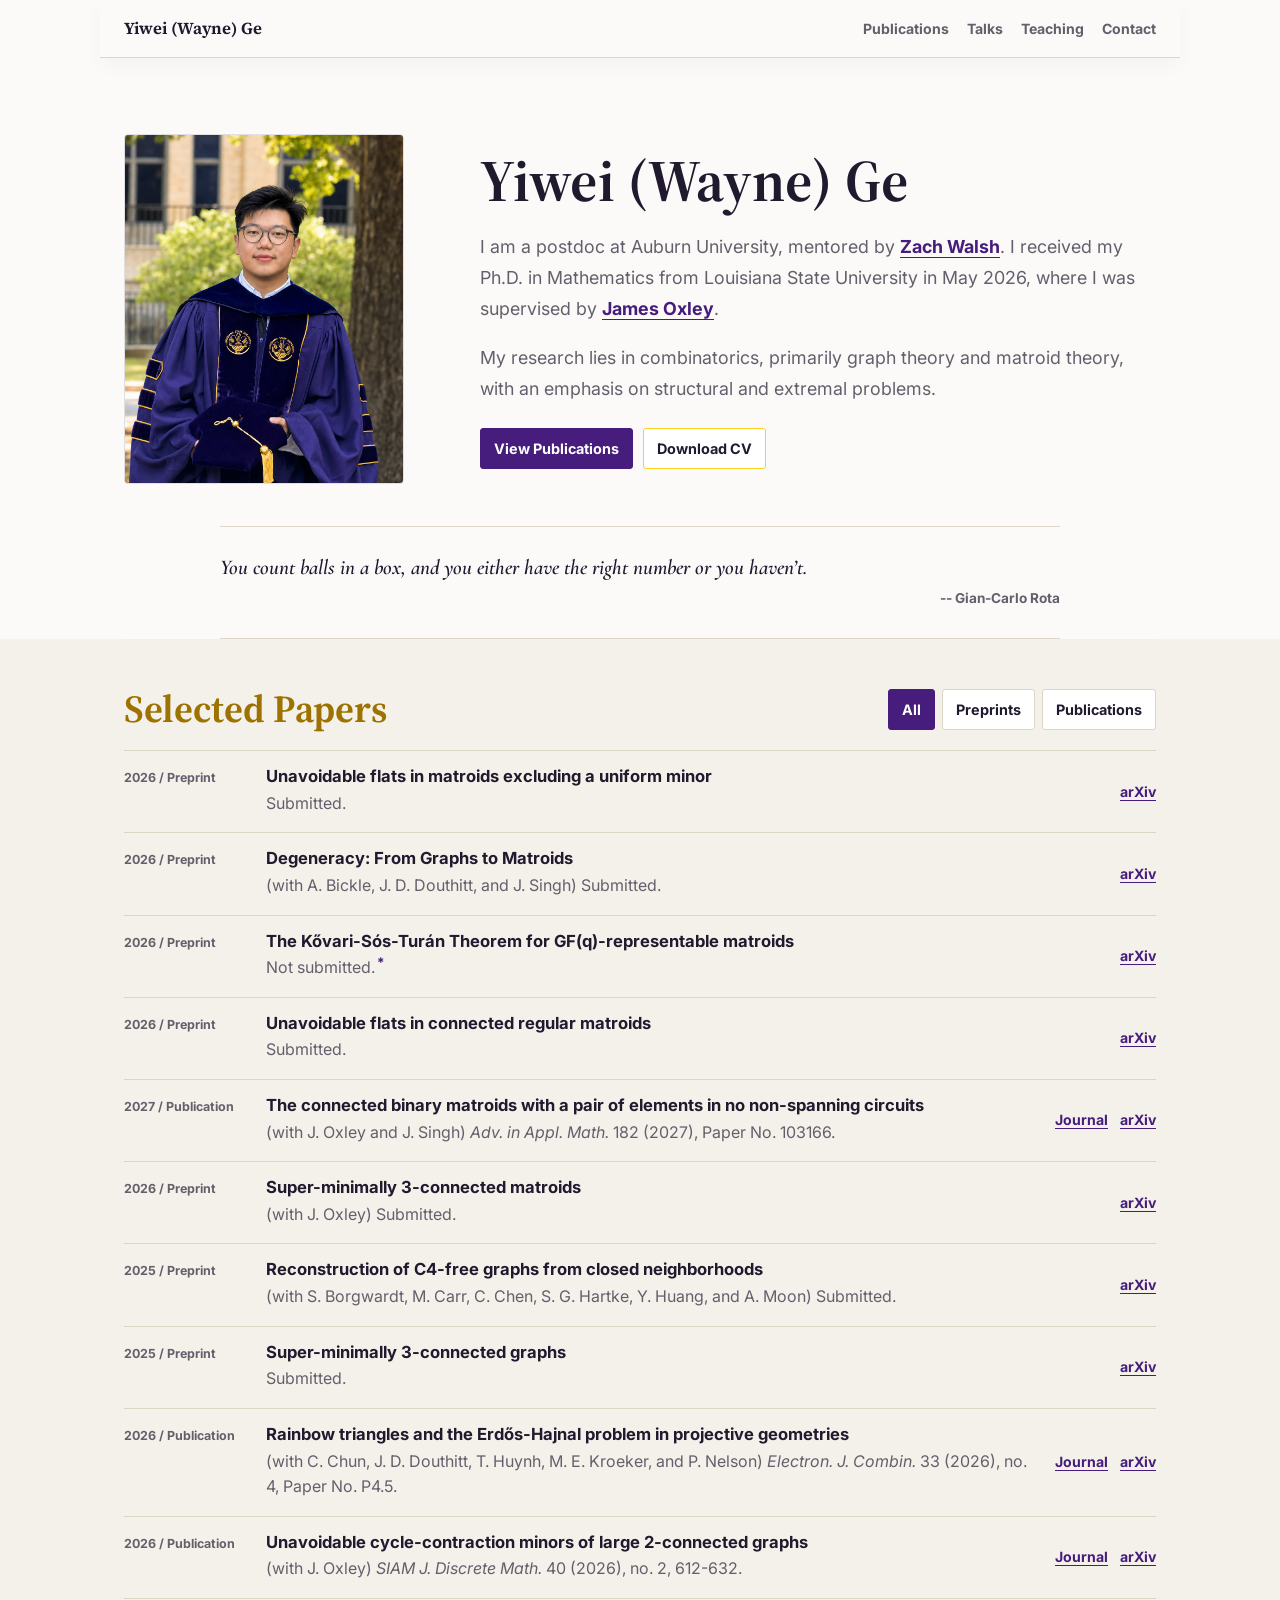
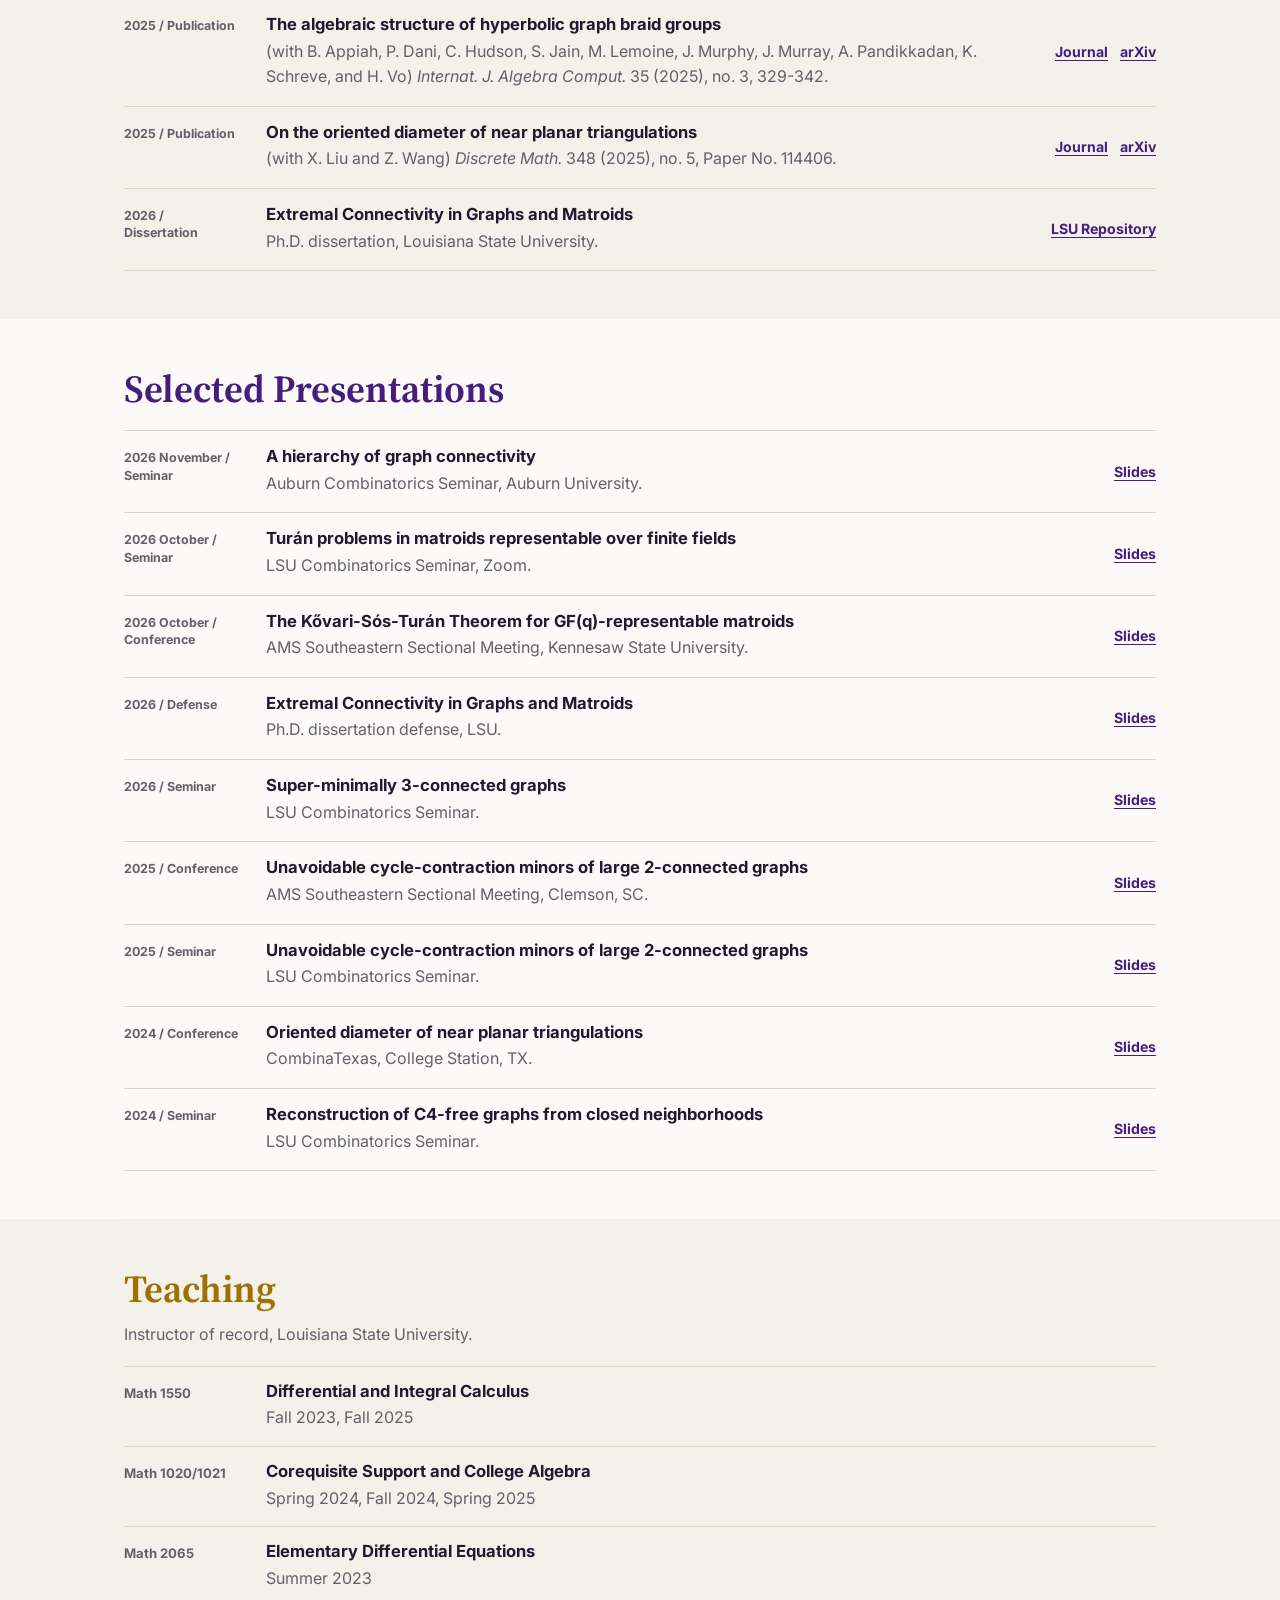
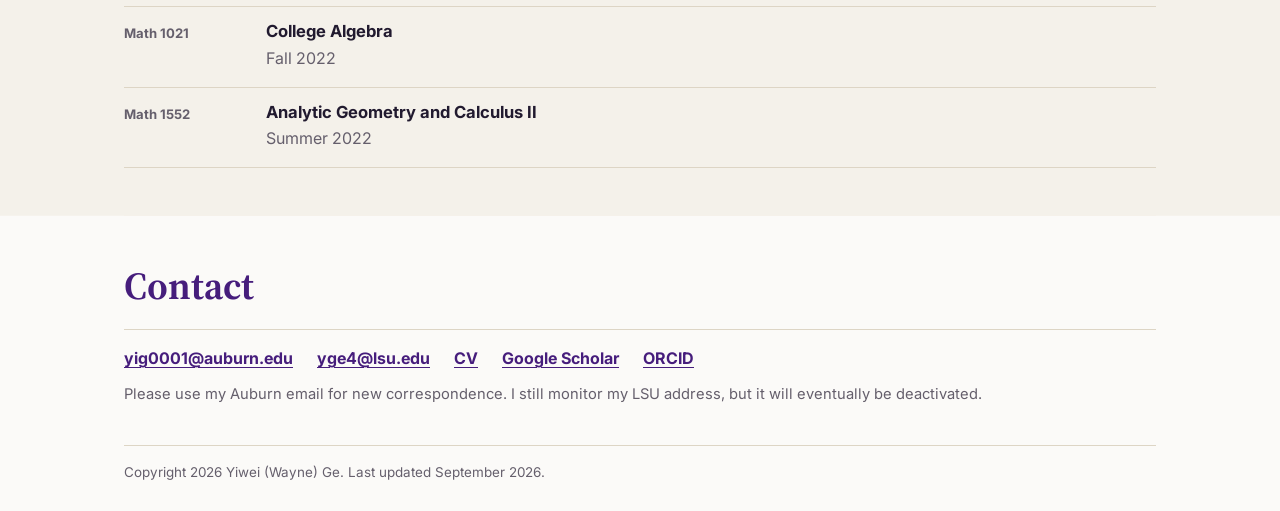
<file: index.html>
<!doctype html>
<html lang="en">
  <head>
    <meta charset="utf-8" />
    <meta name="viewport" content="width=device-width, initial-scale=1" />
    <meta
      name="description"
      content="Personal academic website for Yiwei (Wayne) Ge, a mathematician working in combinatorics, matroid theory, and graph theory."
    />
    <meta name="google-site-verification" content="fDC2xWc_X-6A3rGQDQkbZzrHP7MO-htqwpnwNODs4rM" />
    <title>Yiwei (Wayne) Ge | Mathematics</title>
    <link rel="preconnect" href="https://fonts.googleapis.com" />
    <link rel="preconnect" href="https://fonts.gstatic.com" crossorigin />
    <link
      href="https://fonts.googleapis.com/css2?family=Cormorant+Garamond:ital,wght@0,500;0,600;1,500;1,600&family=Inter:wght@400;500;600;700&family=Source+Serif+4:opsz,wght@8..60,500;8..60,650&display=swap"
      rel="stylesheet"
    />
    <link rel="stylesheet" href="styles.css" />
  </head>
  <body>
    <header class="site-header">
      <a class="brand" href="#top" aria-label="Yiwei Wayne Ge home">Yiwei (Wayne) Ge</a>
      <nav class="nav" aria-label="Primary navigation">
        <a href="#publications">Publications</a>
        <a href="#talks">Talks</a>
        <a href="#teaching">Teaching</a>
        <a href="#contact">Contact</a>
      </nav>
    </header>

    <main id="top">
      <section class="hero" aria-labelledby="intro-title">
        <img
          class="hero-photo"
          src="profile-photo.png"
          alt="Yiwei (Wayne) Ge"
        />
        <div class="hero-copy">
          <h1 id="intro-title">Yiwei (Wayne) Ge</h1>
          <p class="lead">
            I am a postdoc at Auburn University, mentored by
            <a href="https://webhome.auburn.edu/~zww0009/index.html">Zach Walsh</a>. I received my
            Ph.D. in Mathematics from Louisiana State University in May 2026,
            where I was supervised by
            <a href="https://www.math.lsu.edu/~oxley/">James Oxley</a>.
          </p>
          <p class="lead">
            My research lies in combinatorics, primarily graph theory and
            matroid theory, with an emphasis on structural and extremal
            problems.
          </p>
          <div class="hero-actions" aria-label="Primary links">
            <a class="button primary" href="#publications">View Publications</a>
            <a class="button secondary" href="Ge_CV.pdf">Download CV</a>
          </div>
        </div>
      </section>

      <section class="site-quote" aria-label="Mathematical quotation">
        <blockquote>
          You count balls in a box, and you either have the right number or you
          haven&rsquo;t. <cite>-- Gian-Carlo Rota</cite>
        </blockquote>
      </section>

      <section class="section section-tinted" id="publications" aria-labelledby="publications-title">
        <div class="section-heading with-controls">
          <div>
            <h2 id="publications-title">Selected Papers</h2>
          </div>
          <div class="filters" aria-label="Publication filters">
            <button class="filter active" type="button" data-filter="all">All</button>
            <button class="filter" type="button" data-filter="preprint">Preprints</button>
            <button class="filter" type="button" data-filter="article">Publications</button>
          </div>
        </div>

        <ol class="publication-list">
          <!-- Order by first arXiv posting, newest first, with the dissertation last. -->
          <li class="publication" data-type="preprint">
            <p class="pub-meta">2026 / Preprint</p>
            <h3>Unavoidable flats in matroids excluding a uniform minor</h3>
            <p>Submitted.</p>
            <a href="https://arxiv.org/abs/2610.41096">arXiv</a>
          </li>
          <li class="publication" data-type="preprint">
            <p class="pub-meta">2026 / Preprint</p>
            <h3>Degeneracy: From Graphs to Matroids</h3>
            <p>(with A. Bickle, J. D. Douthitt, and J. Singh) Submitted.</p>
            <a href="https://arxiv.org/abs/2608.09655">arXiv</a>
          </li>
          <li class="publication" data-type="preprint">
            <p class="pub-meta">2026 / Preprint</p>
            <h3>The Kővari-Sós-Turán Theorem for GF(q)-representable matroids</h3>
            <details class="publication-note">
              <summary aria-label="Not submitted. Submission explanation" title="Show or hide the explanation">Not submitted.<sup aria-hidden="true">*</sup></summary>
              <p>
                We realized that our main upper bound can be obtained relatively
                directly using Lemma 4.1 of
                <a href="https://doi.org/10.1093/qmath/haae060">Vector space Ramsey numbers and weakly Sidorenko affine configurations</a>
                by Bryce Frederickson and Liana Yepremyan. Their later preprint,
                <a href="https://arxiv.org/abs/2610.02177">Generic solutions to symmetric linear equations</a>,
                gives a more general result with supersaturation (Theorem 1.18).
                We therefore decided not to submit this paper.
              </p>
            </details>
            <a href="https://arxiv.org/abs/2607.15226">arXiv</a>
          </li>
          <li class="publication" data-type="preprint">
            <p class="pub-meta">2026 / Preprint</p>
            <h3>Unavoidable flats in connected regular matroids</h3>
            <p>Submitted.</p>
            <a href="https://arxiv.org/abs/2606.16064">arXiv</a>
          </li>
          <li class="publication" data-type="article">
            <p class="pub-meta">2027 / Publication</p>
            <h3>The connected binary matroids with a pair of elements in no non-spanning circuits</h3>
            <p>
              (with J. Oxley and J. Singh) <em>Adv. in Appl. Math.</em> 182 (2027),
              Paper No. 103166.
            </p>
            <div class="publication-links">
              <a href="https://www.sciencedirect.com/science/article/pii/S0196885826001387">Journal</a>
              <a href="https://arxiv.org/abs/2606.06852">arXiv</a>
            </div>
          </li>
          <li class="publication" data-type="preprint">
            <p class="pub-meta">2026 / Preprint</p>
            <h3>Super-minimally 3-connected matroids</h3>
            <p>(with J. Oxley) Submitted.</p>
            <a href="https://arxiv.org/abs/2603.11318">arXiv</a>
          </li>
          <li class="publication" data-type="preprint">
            <p class="pub-meta">2025 / Preprint</p>
            <h3>Reconstruction of C4-free graphs from closed neighborhoods</h3>
            <p>
              (with S. Borgwardt, M. Carr, C. Chen, S. G. Hartke, Y. Huang,
              and A. Moon) Submitted.
            </p>
            <a href="https://arxiv.org/abs/2510.21195">arXiv</a>
          </li>
          <li class="publication" data-type="preprint">
            <p class="pub-meta">2025 / Preprint</p>
            <h3>Super-minimally 3-connected graphs</h3>
            <p>Submitted.</p>
            <a href="https://arxiv.org/abs/2510.06392">arXiv</a>
          </li>
          <li class="publication" data-type="article">
            <p class="pub-meta">2026 / Publication</p>
            <h3>Rainbow triangles and the Erdős-Hajnal problem in projective geometries</h3>
            <p>
              (with C. Chun, J. D. Douthitt, T. Huynh, M. E. Kroeker, and
              P. Nelson) <em>Electron. J. Combin.</em> 33 (2026), no. 4, Paper No. P4.5.
            </p>
            <div class="publication-links">
              <a href="https://www.combinatorics.org/ojs/index.php/eljc/article/view/v33i4p5">Journal</a>
              <a href="https://arxiv.org/abs/2505.13781">arXiv</a>
            </div>
          </li>
          <li class="publication" data-type="article">
            <p class="pub-meta">2026 / Publication</p>
            <h3>Unavoidable cycle-contraction minors of large 2-connected graphs</h3>
            <p>
              (with J. Oxley) <em>SIAM J. Discrete Math.</em> 40 (2026), no. 2,
              612-632.
            </p>
            <div class="publication-links">
              <a href="https://epubs.siam.org/doi/10.1137/25M1745052">Journal</a>
              <a href="https://arxiv.org/abs/2503.20106">arXiv</a>
            </div>
          </li>
          <li class="publication" data-type="article">
            <p class="pub-meta">2025 / Publication</p>
            <h3>The algebraic structure of hyperbolic graph braid groups</h3>
            <p>
              (with B. Appiah, P. Dani, C. Hudson, S. Jain, M. Lemoine,
              J. Murphy, J. Murray, A. Pandikkadan, K. Schreve, and H. Vo)
              <em>Internat. J. Algebra Comput.</em> 35 (2025), no. 3, 329-342.
            </p>
            <div class="publication-links">
              <a href="https://www.worldscientific.com/doi/10.1142/S0218196724500528">Journal</a>
              <a href="https://arxiv.org/abs/2403.08623">arXiv</a>
            </div>
          </li>
          <li class="publication" data-type="article">
            <p class="pub-meta">2025 / Publication</p>
            <h3>On the oriented diameter of near planar triangulations</h3>
            <p>(with X. Liu and Z. Wang) <em>Discrete Math.</em> 348 (2025), no. 5, Paper No. 114406.</p>
            <div class="publication-links">
              <a href="https://www.sciencedirect.com/science/article/abs/pii/S0012365X25000147">Journal</a>
              <a href="https://arxiv.org/abs/2312.03258">arXiv</a>
            </div>
          </li>
          <li class="publication" data-type="article">
            <p class="pub-meta">2026 / Dissertation</p>
            <h3>Extremal Connectivity in Graphs and Matroids</h3>
            <p>Ph.D. dissertation, Louisiana State University.</p>
            <a href="https://repository.lsu.edu/gradschool_dissertations/7057/">LSU Repository</a>
          </li>
        </ol>
      </section>

      <section class="section" id="talks" aria-labelledby="talks-title">
        <div class="section-heading">
          <h2 id="talks-title">Selected Presentations</h2>
        </div>
        <ol class="publication-list">
          <li class="talk-row">
            <p class="pub-meta">2026 November / Seminar</p>
            <h3>A hierarchy of graph connectivity</h3>
            <p>Auburn Combinatorics Seminar, Auburn University.</p>
            <a href="slides-auburn-hierarchy-connectivity-2026.html">Slides</a>
          </li>
          <li class="talk-row">
            <p class="pub-meta">2026 October / Seminar</p>
            <h3>Turán problems in matroids representable over finite fields</h3>
            <p>LSU Combinatorics Seminar, Zoom.</p>
            <a href="slides-lsu-kst-2026.pdf">Slides</a>
          </li>
          <li class="talk-row">
            <p class="pub-meta">2026 October / Conference</p>
            <h3>The Kővari-Sós-Turán Theorem for GF(q)-representable matroids</h3>
            <p>AMS Southeastern Sectional Meeting, Kennesaw State University.</p>
            <a href="slides-ams-kst-2026.pdf">Slides</a>
          </li>
          <li class="talk-row">
            <p class="pub-meta">2026 / Defense</p>
            <h3>Extremal Connectivity in Graphs and Matroids</h3>
            <p>Ph.D. dissertation defense, LSU.</p>
            <a href="slides-defense-2026.pdf">Slides</a>
          </li>
          <li class="talk-row">
            <p class="pub-meta">2026 / Seminar</p>
            <h3>Super-minimally 3-connected graphs</h3>
            <p>LSU Combinatorics Seminar.</p>
            <a href="slides-lsu-sm3c-graphs-2026.pdf">Slides</a>
          </li>
          <li class="talk-row">
            <p class="pub-meta">2025 / Conference</p>
            <h3>Unavoidable cycle-contraction minors of large 2-connected graphs</h3>
            <p>AMS Southeastern Sectional Meeting, Clemson, SC.</p>
            <a href="slides-ams-clemson-2025.pdf">Slides</a>
          </li>
          <li class="talk-row">
            <p class="pub-meta">2025 / Seminar</p>
            <h3>Unavoidable cycle-contraction minors of large 2-connected graphs</h3>
            <p>LSU Combinatorics Seminar.</p>
            <a href="slides-lsu-unavoidable-2025.pdf">Slides</a>
          </li>
          <li class="talk-row">
            <p class="pub-meta">2024 / Conference</p>
            <h3>Oriented diameter of near planar triangulations</h3>
            <p>CombinaTexas, College Station, TX.</p>
            <a href="slides-combinatex-2024.pdf">Slides</a>
          </li>
          <li class="talk-row">
            <p class="pub-meta">2024 / Seminar</p>
            <h3>Reconstruction of C4-free graphs from closed neighborhoods</h3>
            <p>LSU Combinatorics Seminar.</p>
            <a href="slides-lsu-reconstruction-2024-small.pdf">Slides</a>
          </li>
        </ol>
      </section>

      <section class="section teaching section-tinted" id="teaching" aria-labelledby="teaching-title">
        <div class="section-heading">
          <h2 id="teaching-title">Teaching</h2>
        </div>
        <p class="section-note">Instructor of record, Louisiana State University.</p>
        <div class="course-list">
          <div class="course-row">
            <p class="course-code">Math 1550</p>
            <div>
              <h3>Differential and Integral Calculus</h3>
              <p>Fall 2023, Fall 2025</p>
            </div>
          </div>
          <div class="course-row">
            <p class="course-code">Math 1020/1021</p>
            <div>
              <h3>Corequisite Support and College Algebra</h3>
              <p>Spring 2024, Fall 2024, Spring 2025</p>
            </div>
          </div>
          <div class="course-row">
            <p class="course-code">Math 2065</p>
            <div>
              <h3>Elementary Differential Equations</h3>
              <p>Summer 2023</p>
            </div>
          </div>
          <div class="course-row">
            <p class="course-code">Math 1021</p>
            <div>
              <h3>College Algebra</h3>
              <p>Fall 2022</p>
            </div>
          </div>
          <div class="course-row">
            <p class="course-code">Math 1552</p>
            <div>
              <h3>Analytic Geometry and Calculus II</h3>
              <p>Summer 2022</p>
            </div>
          </div>
        </div>
      </section>

      <section class="section contact" id="contact" aria-labelledby="contact-title">
        <div class="section-heading contact-heading">
          <h2 id="contact-title">Contact</h2>
        </div>
        <div class="contact-links">
          <a class="email-link" href="#" data-user="yig0001" data-domain="auburn.edu">Auburn email</a>
          <a class="email-link" href="#" data-user="yge4" data-domain="lsu.edu">LSU email</a>
          <a href="Ge_CV.pdf">CV</a>
          <a href="https://scholar.google.com/citations?user=kaPVcIAAAAAJ&hl=en">Google Scholar</a>
          <a href="https://orcid.org/0009-0005-6495-0894">ORCID</a>
        </div>
        <p class="contact-note">
          Please use my Auburn email for new correspondence. I still monitor my LSU address, but it will eventually be deactivated.
        </p>
      </section>
    </main>

    <footer class="site-footer">
      <p>Copyright <span id="year"></span> Yiwei (Wayne) Ge. Last updated September 2026.</p>
    </footer>

    <script src="script.js"></script>
  </body>
</html>
</file>
<file: styles.css>
:root {
  color-scheme: light;
  --bg: #fbfaf8;
  --surface: #ffffff;
  --surface-muted: #f4f1ea;
  --ink: #211a2f;
  --muted: #655f6c;
  --line: #ddd5c5;
  --accent: #461d7c;
  --accent-strong: #2f1358;
  --gold: #fdd023;
  --gold-deep: #9d7200;
  --max: 1080px;
}

* {
  box-sizing: border-box;
}

html {
  scroll-behavior: smooth;
}

body {
  margin: 0;
  background: var(--bg);
  color: var(--ink);
  font-family: Inter, system-ui, -apple-system, BlinkMacSystemFont, "Segoe UI", sans-serif;
  line-height: 1.6;
  -webkit-text-size-adjust: 100%;
}

a {
  color: var(--accent);
  text-decoration-thickness: 1px;
  text-underline-offset: 0.2em;
}

a:hover {
  color: var(--accent-strong);
}

a:focus-visible,
button:focus-visible,
.publication-note > summary:focus-visible {
  outline: 3px solid var(--gold);
  outline-offset: 3px;
}

.site-header {
  position: sticky;
  top: 0;
  z-index: 10;
  display: flex;
  align-items: center;
  justify-content: space-between;
  gap: 24px;
  max-width: var(--max);
  margin: 0 auto;
  padding: 16px 24px 14px;
  background: rgba(251, 250, 248, 0.94);
  border-bottom: 1px solid var(--line);
  box-shadow: 0 8px 18px rgba(33, 26, 47, 0.03);
  backdrop-filter: blur(12px);
}

.brand {
  color: var(--ink);
  font-family: "Source Serif 4", Georgia, serif;
  font-size: 1.05rem;
  font-weight: 650;
  text-decoration: none;
}

.nav {
  display: flex;
  flex-wrap: wrap;
  justify-content: flex-end;
  gap: 6px 18px;
  font-size: 0.88rem;
}

.nav a {
  color: var(--muted);
  font-weight: 700;
  text-decoration: none;
}

.nav a:hover {
  color: var(--accent);
}

main {
  max-width: var(--max);
  margin: 0 auto;
  padding: 0 24px;
}

.hero {
  display: grid;
  grid-template-columns: minmax(220px, 280px) minmax(0, 1fr);
  gap: clamp(30px, 6vw, 76px);
  align-items: center;
  padding: clamp(42px, 7vw, 76px) 0 42px;
}

.hero-photo {
  display: block;
  width: min(100%, 280px);
  aspect-ratio: 4 / 5;
  object-fit: cover;
  object-position: center;
  border: 1px solid rgba(33, 26, 47, 0.12);
  border-radius: 4px;
}

.hero-copy {
  max-width: 690px;
}

h1,
h2,
h3 {
  margin: 0;
  line-height: 1.12;
}

h1,
h2 {
  font-family: "Source Serif 4", Georgia, serif;
  font-weight: 650;
}

h1 {
  max-width: 620px;
  font-size: clamp(2.55rem, 4.6vw, 4rem);
  overflow-wrap: break-word;
}

h2 {
  font-size: clamp(1.9rem, 3vw, 2.55rem);
}

h3 {
  font-size: 1.04rem;
  font-weight: 700;
  overflow-wrap: break-word;
}

.lead {
  max-width: 675px;
  margin: 18px 0 0;
  color: var(--muted);
  font-size: clamp(1rem, 1.4vw, 1.12rem);
  line-height: 1.72;
}

.lead a {
  font-weight: 700;
}

.hero-actions {
  display: flex;
  flex-wrap: wrap;
  gap: 10px;
  margin-top: 24px;
}

.button,
.filter {
  min-height: 38px;
  border: 1px solid var(--line);
  border-radius: 3px;
  padding: 8px 13px;
  font: inherit;
  font-size: 0.9rem;
  font-weight: 700;
  text-decoration: none;
}

.button.primary {
  background: var(--accent);
  color: #ffffff;
  border-color: var(--accent);
}

.button.secondary,
.filter {
  background: var(--surface);
  color: var(--ink);
}

.button.secondary {
  border-color: var(--gold);
}

.button:hover,
.filter:hover {
  border-color: var(--accent);
}

.site-quote {
  max-width: 840px;
  margin: 0 auto;
  padding: 26px 0 30px;
  border-top: 1px solid var(--line);
  border-bottom: 1px solid var(--line);
}

.site-quote blockquote {
  margin: 0;
  color: var(--ink);
  font-family: "Cormorant Garamond", "Source Serif 4", Georgia, serif;
  font-size: clamp(1.12rem, 1.65vw, 1.38rem);
  font-style: italic;
  font-weight: 600;
  line-height: 1.42;
}

.site-quote cite {
  display: block;
  margin-top: 6px;
  color: var(--muted);
  font-family: Inter, system-ui, -apple-system, BlinkMacSystemFont, "Segoe UI", sans-serif;
  font-size: 0.85rem;
  font-style: normal;
  font-weight: 700;
  text-align: right;
  white-space: nowrap;
}

.section {
  padding: 48px 0;
  scroll-margin-top: 72px;
}

.site-quote + .section {
  border-top: 0;
}

.section-heading {
  display: flex;
  align-items: flex-start;
  justify-content: space-between;
  gap: 24px;
  margin-bottom: 20px;
}

.section-heading h2 {
  color: var(--accent);
}

.section-tinted .section-heading h2 {
  color: var(--gold-deep);
}

.with-controls {
  align-items: flex-end;
}

.filters {
  display: flex;
  flex-wrap: wrap;
  justify-content: flex-end;
  gap: 7px;
}

.filter {
  cursor: pointer;
}

.filter.active {
  background: var(--accent);
  color: #ffffff;
  border-color: var(--accent);
}

.publication-list,
.course-list {
  margin: 0;
  padding: 0;
  list-style: none;
}

.publication-list {
  border-top: 1px solid var(--line);
}

.publication,
.talk-row {
  display: grid;
  grid-template-columns: 116px minmax(0, 1fr) auto;
  grid-template-areas:
    "meta title links"
    "meta details links";
  column-gap: 26px;
  row-gap: 5px;
  align-items: start;
  padding: 16px 0;
  border-bottom: 1px solid var(--line);
}

.pub-meta {
  grid-area: meta;
  margin: 2px 0 0;
  color: var(--muted);
  font-size: 0.78rem;
  font-weight: 700;
  line-height: 1.4;
}

.publication h3,
.talk-row h3 {
  grid-area: title;
}

.publication p:not(.pub-meta),
.talk-row p:not(.pub-meta),
.publication-note {
  grid-area: details;
  margin: 0;
  color: var(--muted);
}

.publication-note > summary {
  width: fit-content;
  cursor: pointer;
  list-style: none;
}

.publication-note > summary::-webkit-details-marker {
  display: none;
}

.publication-note sup {
  margin-left: 2px;
  color: var(--accent);
  font-weight: 700;
  line-height: 0;
}

.publication-note[open] > p {
  margin-top: 8px;
}

.publication > a,
.talk-row > a,
.publication-links {
  grid-area: links;
  align-self: center;
  font-size: 0.88rem;
  font-weight: 700;
}

.publication-links {
  display: flex;
  flex-wrap: wrap;
  gap: 12px;
}

.publication:hover h3,
.talk-row:hover h3 {
  color: var(--accent);
}

.publication.is-hidden {
  display: none;
}

.section-tinted {
  background: var(--surface-muted);
  box-shadow: 0 0 0 100vmax var(--surface-muted);
  clip-path: inset(0 -100vmax);
}

.section-note {
  margin: -8px 0 18px;
  color: var(--muted);
}

.course-list {
  border-top: 1px solid var(--line);
}

.course-row {
  display: grid;
  grid-template-columns: 116px minmax(0, 1fr);
  gap: 26px;
  padding: 15px 0;
  border-bottom: 1px solid var(--line);
}

.course-code {
  margin: 2px 0 0;
  color: var(--muted);
  font-size: 0.82rem;
  font-weight: 700;
  line-height: 1.4;
}

.course-row h3 {
  margin: 0;
}

.course-row div p {
  margin: 5px 0 0;
  color: var(--muted);
}

.contact {
  padding-bottom: 38px;
}

.contact-heading {
  margin-bottom: 22px;
}

.contact-links {
  display: flex;
  flex-wrap: wrap;
  gap: 10px 24px;
  padding-top: 16px;
  border-top: 1px solid var(--line);
}

.contact-links a {
  font-weight: 700;
}

.contact-note {
  margin: 12px 0 0;
  color: var(--muted);
  font-size: 0.92rem;
}

.site-footer {
  max-width: var(--max);
  margin: 0 auto;
  padding: 0 24px 28px;
  color: var(--muted);
  font-size: 0.84rem;
}

.site-footer p {
  margin: 0;
  padding-top: 16px;
  border-top: 1px solid var(--line);
}

@media (max-width: 760px) {
  .site-header {
    align-items: flex-start;
  }

  .hero {
    grid-template-columns: minmax(190px, 245px) minmax(0, 1fr);
    gap: 30px;
  }

  .publication,
  .talk-row {
    grid-template-columns: 95px minmax(0, 1fr) auto;
    column-gap: 18px;
  }
}

@media (max-width: 720px) {
  .hero {
    grid-template-columns: 1fr;
    gap: 26px;
    padding-top: 36px;
  }

  .hero-photo {
    width: min(260px, 78vw);
  }
}

@media (max-width: 640px) {
  .site-header,
  .section-heading,
  .contact-heading {
    display: block;
  }

  .nav {
    justify-content: flex-start;
    gap: 6px 14px;
    margin-top: 8px;
  }

  .hero {
    padding-top: 32px;
  }

  .filters {
    justify-content: flex-start;
    margin-top: 16px;
  }

  .publication,
  .talk-row {
    grid-template-columns: 1fr;
    grid-template-areas:
      "meta"
      "title"
      "details"
      "links";
    gap: 6px;
    padding: 18px 0;
  }

  .pub-meta {
    margin: 0;
  }

  .publication > a,
  .talk-row > a,
  .publication-links {
    margin-top: 4px;
  }

  .course-row {
    grid-template-columns: 1fr;
    gap: 6px;
  }

  .section {
    scroll-margin-top: 112px;
  }
}

@media (max-width: 500px) {
  .site-header,
  main,
  .site-footer {
    padding-left: 18px;
    padding-right: 18px;
  }

  h1 {
    font-size: clamp(2.05rem, 10vw, 2.55rem);
  }

  .site-quote {
    padding: 22px 0 26px;
  }

  .section {
    padding: 40px 0;
  }
}

@media (max-width: 360px) {
  .site-header,
  main,
  .site-footer {
    padding-left: 16px;
    padding-right: 16px;
  }

  .nav {
    gap: 6px 12px;
    font-size: 0.82rem;
  }

  .hero-actions {
    gap: 8px;
  }

  .button,
  .filter {
    padding-left: 11px;
    padding-right: 11px;
  }
}

@media (prefers-reduced-motion: reduce) {
  html {
    scroll-behavior: auto;
  }
}
</file>
